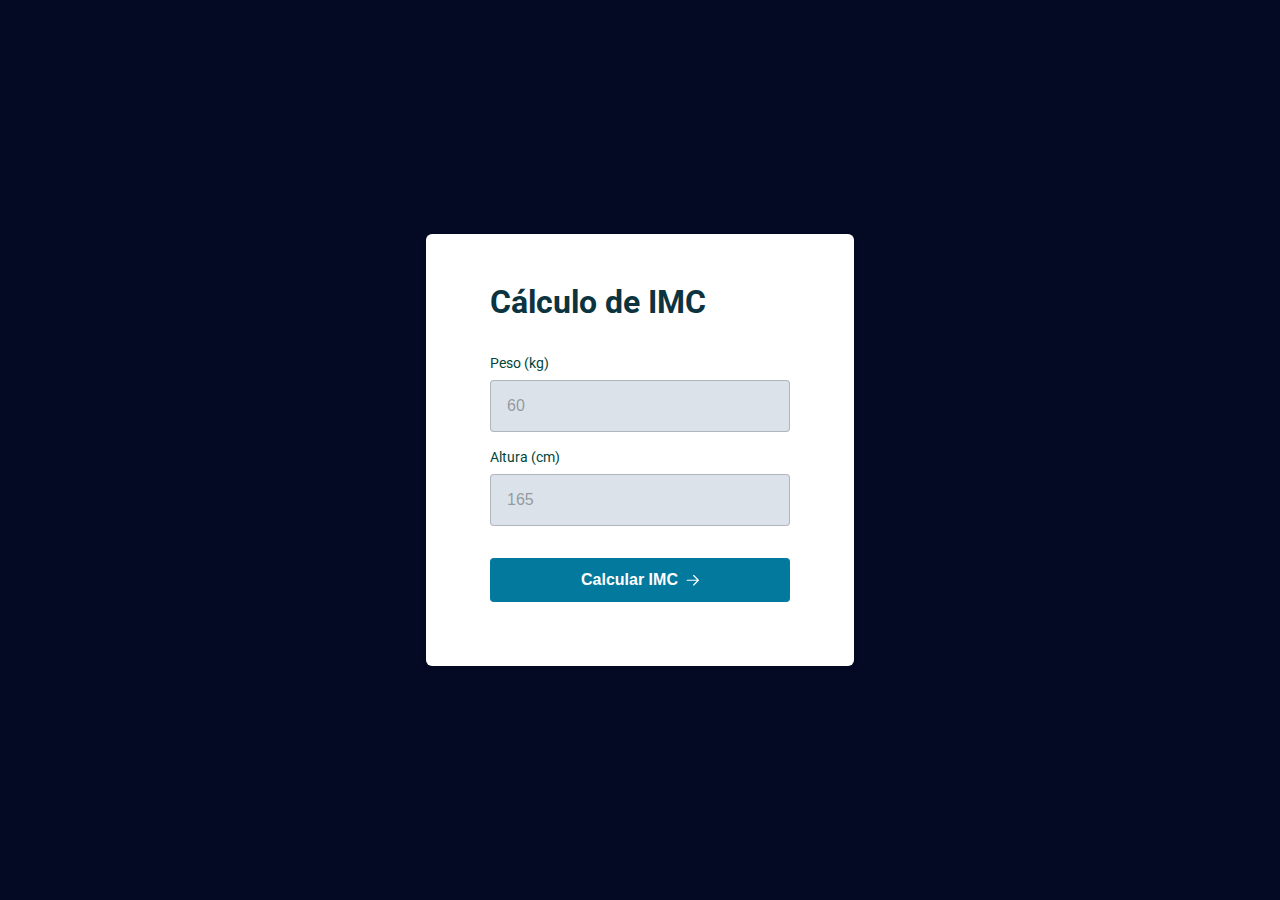
<file: CALCULADORA IMC OFICIAL/index.html>
<!DOCTYPE html>
<html lang="pt-br">
  <head>
    <meta charset="UTF-8" />
    <link rel="preconnect" href="https://fonts.googleapis.com" />
    <link rel="preconnect" href="https://fonts.gstatic.com" crossorigin />
    <meta name="viewport" content="width=device-width, initial-scale=1.0" />
    <title>Calculadora de IMC</title>
    <!-- Style -->
    <link rel="stylesheet" href="./style.css" />
    <link
      href="https://fonts.googleapis.com/css2?family=Roboto:wght@400;700&display=swap"
      rel="stylesheet"
    />
    <!-- Scripts -->
    <script src="./js/script.js" defer type="module"></script>
  </head>
  <body>
    <div class="alert-error">Digite somente números</div>

    <div class="container">
      <main class="card">
        <form>
          <h1 class="title">Cálculo de IMC</h1>
          <div class="input-wrapper">
            <label for="weight">Peso (kg)</label>
            <input id="weight" type="text" placeholder="60" />
          </div>
          <div class="input-wrapper">
            <label for="height">Altura (cm)</label>
            <input id="height" type="text" placeholder="165" />
          </div>

          <button type="submit">
            Calcular IMC
            <img src="./assets/arrow.svg" alt="seta apontando para direita" />
          </button>
        </form>
      </main>
    </div>

    <div class="modal-wrapper">
      <div class="modal card">
        <h2 class="title">
          <button class="close">
            <img src="./assets/Close.svg" alt="Fechar modal" />
          </button>
          <span>Seu IMC é de 28</span>
        </h2>
      </div>
    </div>
  </body>
</html>
</file>
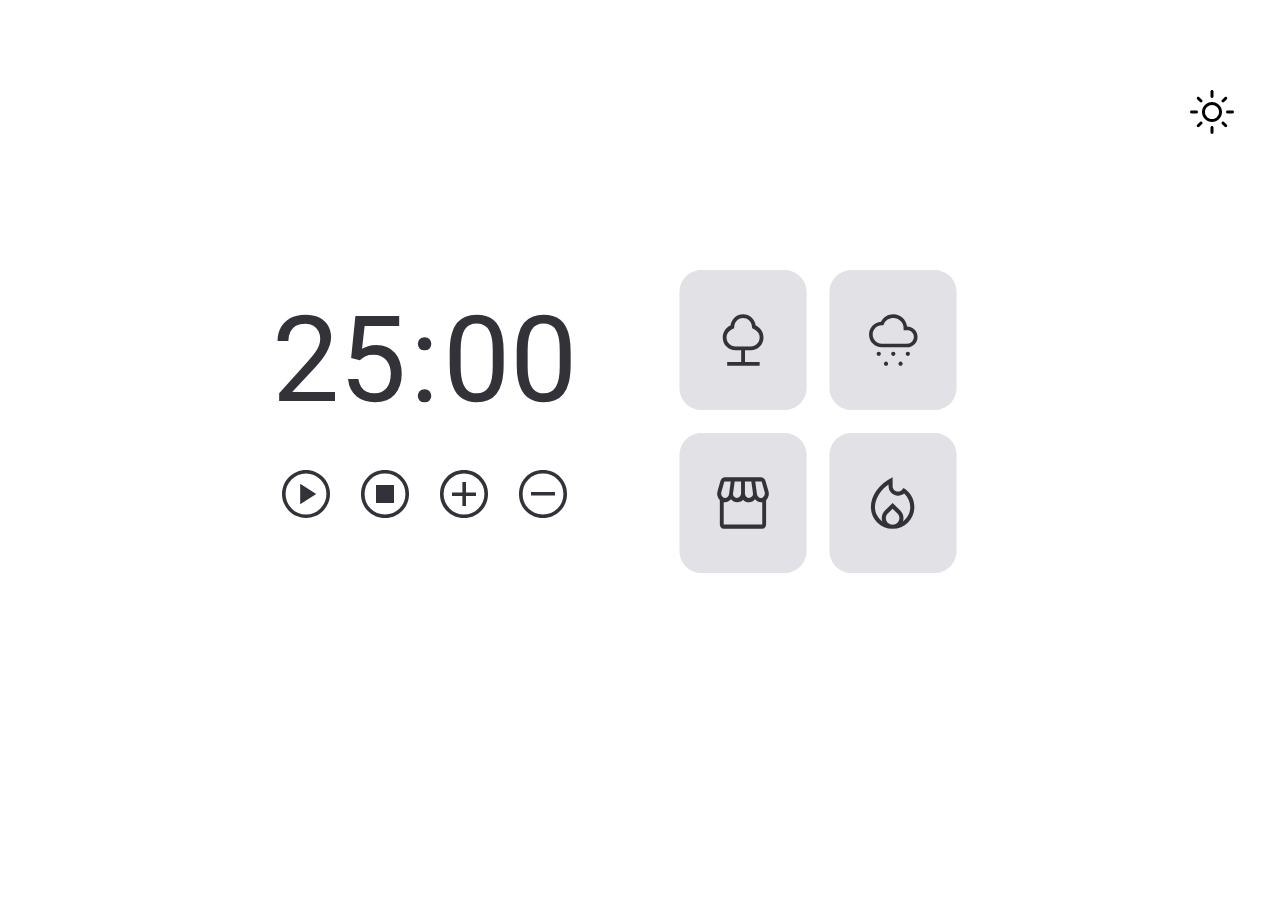
<file: DESAFIO POMODO JA1/index.html>
<!DOCTYPE html>
<html lang="pt-br">
  <head>
    <link rel="preconnect" href="https://fonts.googleapis.com" />
    <link rel="preconnect" href="https://fonts.gstatic.com" crossorigin />
    <link
      href="https://fonts.googleapis.com/css2?family=Roboto:wght@500&display=swap"
      rel="stylesheet"
    />
    <meta charset="UTF-8" />
    <meta name="viewport" content="width=device-width, initial-scale=1.0" />
    <title>Timer Para Estudos</title>
    <link rel="stylesheet" href="style.css" />
  </head>

  <body>
    <div class="darkMode">
      <button class="Sol">
        <svg
          width="44"
          height="44"
          viewBox="0 0 44 44"
          fill="none"
          xmlns="http://www.w3.org/2000/svg"
        >
          <path
            d="M22 29C23.9333 29 25.5833 28.3167 26.95 26.95C28.3167 25.5833 29 23.9333 29 22C29 20.0667 28.3167 18.4167 26.95 17.05C25.5833 15.6833 23.9333 15 22 15C20.0667 15 18.4167 15.6833 17.05 17.05C15.6833 18.4167 15 20.0667 15 22C15 23.9333 15.6833 25.5833 17.05 26.95C18.4167 28.3167 20.0667 29 22 29ZM22 32C19.2333 32 16.875 31.025 14.925 29.075C12.975 27.125 12 24.7667 12 22C12 19.2333 12.975 16.875 14.925 14.925C16.875 12.975 19.2333 12 22 12C24.7667 12 27.125 12.975 29.075 14.925C31.025 16.875 32 19.2333 32 22C32 24.7667 31.025 27.125 29.075 29.075C27.125 31.025 24.7667 32 22 32ZM1.5 23.5C1.06667 23.5 0.708333 23.3583 0.425 23.075C0.141667 22.7917 0 22.4333 0 22C0 21.5667 0.141667 21.2083 0.425 20.925C0.708333 20.6417 1.06667 20.5 1.5 20.5H6.5C6.93333 20.5 7.29167 20.6417 7.575 20.925C7.85833 21.2083 8 21.5667 8 22C8 22.4333 7.85833 22.7917 7.575 23.075C7.29167 23.3583 6.93333 23.5 6.5 23.5H1.5ZM37.5 23.5C37.0667 23.5 36.7083 23.3583 36.425 23.075C36.1417 22.7917 36 22.4333 36 22C36 21.5667 36.1417 21.2083 36.425 20.925C36.7083 20.6417 37.0667 20.5 37.5 20.5H42.5C42.9333 20.5 43.2917 20.6417 43.575 20.925C43.8583 21.2083 44 21.5667 44 22C44 22.4333 43.8583 22.7917 43.575 23.075C43.2917 23.3583 42.9333 23.5 42.5 23.5H37.5ZM22 8C21.5667 8 21.2083 7.85833 20.925 7.575C20.6417 7.29167 20.5 6.93333 20.5 6.5V1.5C20.5 1.06667 20.6417 0.708333 20.925 0.425C21.2083 0.141667 21.5667 0 22 0C22.4333 0 22.7917 0.141667 23.075 0.425C23.3583 0.708333 23.5 1.06667 23.5 1.5V6.5C23.5 6.93333 23.3583 7.29167 23.075 7.575C22.7917 7.85833 22.4333 8 22 8ZM22 44C21.5667 44 21.2083 43.8583 20.925 43.575C20.6417 43.2917 20.5 42.9333 20.5 42.5V37.5C20.5 37.0667 20.6417 36.7083 20.925 36.425C21.2083 36.1417 21.5667 36 22 36C22.4333 36 22.7917 36.1417 23.075 36.425C23.3583 36.7083 23.5 37.0667 23.5 37.5V42.5C23.5 42.9333 23.3583 43.2917 23.075 43.575C22.7917 43.8583 22.4333 44 22 44ZM10 12.1L7.15 9.3C6.85 9 6.70833 8.64167 6.725 8.225C6.74167 7.80833 6.88333 7.45 7.15 7.15C7.45 6.85 7.80833 6.7 8.225 6.7C8.64167 6.7 9 6.85 9.3 7.15L12.1 10C12.3667 10.3 12.5 10.65 12.5 11.05C12.5 11.45 12.3667 11.7833 12.1 12.05C11.8333 12.35 11.4917 12.5 11.075 12.5C10.6583 12.5 10.3 12.3667 10 12.1ZM34.7 36.85L31.9 34C31.6333 33.7 31.5 33.3417 31.5 32.925C31.5 32.5083 31.65 32.1667 31.95 31.9C32.2167 31.6 32.55 31.45 32.95 31.45C33.35 31.45 33.7 31.6 34 31.9L36.85 34.7C37.15 35 37.2917 35.3583 37.275 35.775C37.2583 36.1917 37.1167 36.55 36.85 36.85C36.55 37.15 36.1917 37.3 35.775 37.3C35.3583 37.3 35 37.15 34.7 36.85ZM31.9 12.1C31.6 11.8 31.45 11.45 31.45 11.05C31.45 10.65 31.6 10.3 31.9 10L34.7 7.15C35 6.85 35.3583 6.70833 35.775 6.725C36.1917 6.74167 36.55 6.88333 36.85 7.15C37.15 7.45 37.3 7.80833 37.3 8.225C37.3 8.64167 37.15 9 36.85 9.3L34 12.1C33.7333 12.3667 33.3917 12.5 32.975 12.5C32.5583 12.5 32.2 12.3667 31.9 12.1ZM7.15 36.85C6.85 36.55 6.7 36.1917 6.7 35.775C6.7 35.3583 6.85 35 7.15 34.7L10 31.9C10.3 31.6 10.65 31.45 11.05 31.45C11.45 31.45 11.8 31.6 12.1 31.9C12.4 32.2 12.55 32.55 12.55 32.95C12.55 33.35 12.4 33.7 12.1 34L9.3 36.85C9 37.15 8.64167 37.2917 8.225 37.275C7.80833 37.2583 7.45 37.1167 7.15 36.85Z"
            fill="black"
          />
        </svg>
      </button>
      <button class="Lua hide">
        <svg
          width="36"
          height="36"
          viewBox="0 0 36 36"
          fill="none"
          xmlns="http://www.w3.org/2000/svg"
        >
          <path
            d="M18 36C13 36 8.75 34.25 5.25 30.75C1.75 27.25 0 23 0 18C0 13 1.75 8.75 5.25 5.25C8.75 1.75 13 0 18 0C18.2667 0 18.55 0.00833343 18.85 0.0250001C19.15 0.0416668 19.5333 0.0666666 20 0.0999999C18.8 1.16667 17.8667 2.48333 17.2 4.05C16.5333 5.61667 16.2 7.26667 16.2 9C16.2 12 17.25 14.55 19.35 16.65C21.45 18.75 24 19.8 27 19.8C28.7333 19.8 30.3833 19.4917 31.95 18.875C33.5167 18.2583 34.8333 17.4 35.9 16.3C35.9333 16.7 35.9583 17.025 35.975 17.275C35.9917 17.525 36 17.7667 36 18C36 23 34.25 27.25 30.75 30.75C27.25 34.25 23 36 18 36ZM18 33C21.6333 33 24.8 31.875 27.5 29.625C30.2 27.375 31.8833 24.7333 32.55 21.7C31.7167 22.0667 30.825 22.3417 29.875 22.525C28.925 22.7083 27.9667 22.8 27 22.8C23.1667 22.8 19.9083 21.4583 17.225 18.775C14.5417 16.0917 13.2 12.8333 13.2 9C13.2 8.2 13.2833 7.34167 13.45 6.425C13.6167 5.50833 13.9167 4.46667 14.35 3.3C11.0833 4.2 8.375 6.025 6.225 8.775C4.075 11.525 3 14.6 3 18C3 22.1667 4.45833 25.7083 7.375 28.625C10.2917 31.5417 13.8333 33 18 33Z"
            fill="white"
          />
        </svg>
      </button>
    </div>
    <div class="page">
      <main>
        <div class="timer">
          <span class="minutes">25</span>
          <span>:</span>
          <span class="seconds">00</span>
        </div>
        <div class="controls">
          <button class="play">
            <svg
              width="48"
              height="48"
              viewBox="0 0 48 48"
              fill="none"
              xmlns="http://www.w3.org/2000/svg"
            >
              <path
                class="colorControl"
                id="colorButtonPlay"
                d="M18.18 34.2L34.2 24L18.18 13.8V34.2ZM24 48C20.72 48 17.62 47.37 14.7 46.11C11.78 44.85 9.23 43.13 7.05 40.95C4.87 38.77 3.15 36.22 1.89 33.3C0.63 30.38 0 27.28 0 24C0 20.72 0.63 17.62 1.89 14.7C3.15 11.78 4.87 9.23 7.05 7.05C9.23 4.87 11.78 3.15 14.7 1.89C17.62 0.63 20.72 0 24 0C27.28 0 30.38 0.63 33.3 1.89C36.22 3.15 38.77 4.87 40.95 7.05C43.13 9.23 44.85 11.78 46.11 14.7C47.37 17.62 48 20.72 48 24C48 27.28 47.37 30.38 46.11 33.3C44.85 36.22 43.13 38.77 40.95 40.95C38.77 43.13 36.22 44.85 33.3 46.11C30.38 47.37 27.28 48 24 48ZM24 44.4C29.6 44.4 34.4 42.4 38.4 38.4C42.4 34.4 44.4 29.6 44.4 24C44.4 18.4 42.4 13.6 38.4 9.6C34.4 5.6 29.6 3.6 24 3.6C18.4 3.6 13.6 5.6 9.6 9.6C5.6 13.6 3.6 18.4 3.6 24C3.6 29.6 5.6 34.4 9.6 38.4C13.6 42.4 18.4 44.4 24 44.4Z"
                fill="#323238"
              />
            </svg>
          </button>
          <button class="stop">
            <svg
              width="48"
              height="48"
              viewBox="0 0 48 48"
              fill="none"
              xmlns="http://www.w3.org/2000/svg"
            >
              <path
                class="colorControl"
                d="M24 48C20.6 48 17.44 47.39 14.52 46.17C11.6 44.95 9.06 43.26 6.9 41.1C4.74 38.94 3.05 36.4 1.83 33.48C0.61 30.56 0 27.4 0 24C0 20.64 0.61 17.5 1.83 14.58C3.05 11.66 4.74 9.12 6.9 6.96C9.06 4.8 11.6 3.1 14.52 1.86C17.44 0.62 20.6 0 24 0C27.36 0 30.5 0.62 33.42 1.86C36.34 3.1 38.88 4.8 41.04 6.96C43.2 9.12 44.9 11.66 46.14 14.58C47.38 17.5 48 20.64 48 24C48 27.4 47.38 30.56 46.14 33.48C44.9 36.4 43.2 38.94 41.04 41.1C38.88 43.26 36.34 44.95 33.42 46.17C30.5 47.39 27.36 48 24 48ZM24 44.4C29.8 44.4 34.65 42.45 38.55 38.55C42.45 34.65 44.4 29.8 44.4 24C44.4 18.2 42.45 13.35 38.55 9.45C34.65 5.55 29.8 3.6 24 3.6C18.2 3.6 13.35 5.55 9.45 9.45C5.55 13.35 3.6 18.2 3.6 24C3.6 29.8 5.55 34.65 9.45 38.55C13.35 42.45 18.2 44.4 24 44.4ZM15 33H33V15H15V33Z"
                fill="#323238"
              />
            </svg>
          </button>
          <button class="adiciona">
            <svg
              width="48"
              height="48"
              viewBox="0 0 48 48"
              fill="none"
              xmlns="http://www.w3.org/2000/svg"
            >
              <path
                class="colorControl"
                d="M22.38 36H25.98V26.04H36V22.44H25.98V12H22.38V22.44H12V26.04H22.38V36ZM24 48C20.6 48 17.44 47.39 14.52 46.17C11.6 44.95 9.06 43.26 6.9 41.1C4.74 38.94 3.05 36.4 1.83 33.48C0.61 30.56 0 27.4 0 24C0 20.64 0.61 17.5 1.83 14.58C3.05 11.66 4.74 9.12 6.9 6.96C9.06 4.8 11.6 3.1 14.52 1.86C17.44 0.62 20.6 0 24 0C27.36 0 30.5 0.62 33.42 1.86C36.34 3.1 38.88 4.8 41.04 6.96C43.2 9.12 44.9 11.66 46.14 14.58C47.38 17.5 48 20.64 48 24C48 27.4 47.38 30.56 46.14 33.48C44.9 36.4 43.2 38.94 41.04 41.1C38.88 43.26 36.34 44.95 33.42 46.17C30.5 47.39 27.36 48 24 48ZM24 44.4C29.6 44.4 34.4 42.4 38.4 38.4C42.4 34.4 44.4 29.6 44.4 24C44.4 18.4 42.4 13.6 38.4 9.6C34.4 5.6 29.6 3.6 24 3.6C18.4 3.6 13.6 5.6 9.6 9.6C5.6 13.6 3.6 18.4 3.6 24C3.6 29.6 5.6 34.4 9.6 38.4C13.6 42.4 18.4 44.4 24 44.4Z"
                fill="#323238"
              />
            </svg>
          </button>
          <button class="diminui">
            <svg
              width="48"
              height="48"
              viewBox="0 0 48 48"
              fill="none"
              xmlns="http://www.w3.org/2000/svg"
            >
              <path
                class="colorControl"
                d="M12 25.62H36V22.02H12V25.62ZM24 48C20.6 48 17.44 47.39 14.52 46.17C11.6 44.95 9.06 43.26 6.9 41.1C4.74 38.94 3.05 36.4 1.83 33.48C0.61 30.56 0 27.4 0 24C0 20.64 0.61 17.5 1.83 14.58C3.05 11.66 4.74 9.12 6.9 6.96C9.06 4.8 11.6 3.1 14.52 1.86C17.44 0.62 20.6 0 24 0C27.36 0 30.5 0.62 33.42 1.86C36.34 3.1 38.88 4.8 41.04 6.96C43.2 9.12 44.9 11.66 46.14 14.58C47.38 17.5 48 20.64 48 24C48 27.4 47.38 30.56 46.14 33.48C44.9 36.4 43.2 38.94 41.04 41.1C38.88 43.26 36.34 44.95 33.42 46.17C30.5 47.39 27.36 48 24 48ZM24 44.4C29.8 44.4 34.65 42.45 38.55 38.55C42.45 34.65 44.4 29.8 44.4 24C44.4 18.2 42.45 13.35 38.55 9.45C34.65 5.55 29.8 3.6 24 3.6C18.2 3.6 13.35 5.55 9.45 9.45C5.55 13.35 3.6 18.2 3.6 24C3.6 29.8 5.55 34.65 9.45 38.55C13.35 42.45 18.2 44.4 24 44.4Z"
                fill="#323238"
              />
            </svg>
          </button>
        </div>
      </main>

      <div class="sounds">
        <div class="btnSound">
          <button class="floresta">
            <svg
              class="sound"
              width="130"
              height="140"
              viewBox="0 0 138 152"
              fill="none"
              xmlns="http://www.w3.org/2000/svg"
            >
              <path
                class="bg-button"
                id="florestBackground"
                d="M0 24C0 10.7452 10.7452 0 24 0H114C127.255 0 138 10.7452 138 24V128C138 141.255 127.255 152 114 152H24C10.7452 152 0 141.255 0 128V24Z"
                fill="#E1E1E6"
              />
              <path
                class="icon"
                id="iconFlorest"
                d="M51.8355 104V99.8H67.0329V87.2H60.8158C56.9934 87.2 53.7352 85.835 51.0411 83.105C48.347 80.375 47 77.0733 47 73.2C47 70.4 47.7599 67.8217 49.2796 65.465C50.7993 63.1083 52.8487 61.3933 55.4276 60.32C55.8421 56.82 57.3503 53.8917 59.9523 51.535C62.5543 49.1783 65.6053 48 69.1053 48C72.6053 48 75.6562 49.1783 78.2582 51.535C80.8602 53.8917 82.3684 56.82 82.7829 60.32C85.3618 61.3933 87.4112 63.1083 88.9309 65.465C90.4507 67.8217 91.2105 70.4 91.2105 73.2C91.2105 77.0733 89.8635 80.375 87.1694 83.105C84.4753 85.835 81.2171 87.2 77.3947 87.2H71.1776V99.8H87.0658V104H51.8355ZM60.8158 83H77.3947C80.0658 83 82.3454 82.0433 84.2336 80.13C86.1217 78.2167 87.0658 75.9067 87.0658 73.2C87.0658 71.24 86.5132 69.455 85.4079 67.845C84.3026 66.235 82.875 65.0333 81.125 64.24L78.9145 63.26L78.6382 60.81C78.3158 58.3367 77.2566 56.2833 75.4605 54.65C73.6645 53.0167 71.5461 52.2 69.1053 52.2C66.6645 52.2 64.5461 53.0167 62.75 54.65C60.9539 56.2833 59.8947 58.3367 59.5724 60.81L59.2961 63.26L57.0855 64.24C55.3355 65.0333 53.9079 66.235 52.8026 67.845C51.6974 69.455 51.1447 71.24 51.1447 73.2C51.1447 75.9067 52.0888 78.2167 53.977 80.13C55.8651 82.0433 58.1447 83 60.8158 83Z"
                fill="#323238"
              />
            </svg>
          </button>

          <button class="chuva">
            <svg
              class="sound"
              width="130"
              height="140"
              viewBox="0 0 138 152"
              fill="none"
              xmlns="http://www.w3.org/2000/svg"
            >
              <path
                class="bg-button"
                id="rainBackground"
                d="M0 24C0 10.7452 10.7452 0 24 0H114C127.255 0 138 10.7452 138 24V128C138 141.255 127.255 152 114 152H24C10.7452 152 0 141.255 0 128V24Z"
                fill="#E1E1E6"
              />
              <path
                class="icon"
                id="iconRain"
                d="M53.5263 93.3333C52.9123 93.3333 52.375 93.1 51.9145 92.6333C51.4539 92.1667 51.2237 91.6222 51.2237 91C51.2237 90.3778 51.4539 89.8333 51.9145 89.3667C52.375 88.9 52.9123 88.6667 53.5263 88.6667C54.1404 88.6667 54.6776 88.9 55.1382 89.3667C55.5987 89.8333 55.8289 90.3778 55.8289 91C55.8289 91.6222 55.5987 92.1667 55.1382 92.6333C54.6776 93.1 54.1404 93.3333 53.5263 93.3333ZM85.1053 93.3333C84.4912 93.3333 83.9539 93.1 83.4934 92.6333C83.0329 92.1667 82.8026 91.6222 82.8026 91C82.8026 90.3778 83.0329 89.8333 83.4934 89.3667C83.9539 88.9 84.4912 88.6667 85.1053 88.6667C85.7193 88.6667 86.2566 88.9 86.7171 89.3667C87.1776 89.8333 87.4079 90.3778 87.4079 91C87.4079 91.6222 87.1776 92.1667 86.7171 92.6333C86.2566 93.1 85.7193 93.3333 85.1053 93.3333ZM61.4211 104C60.807 104 60.2697 103.767 59.8092 103.3C59.3487 102.833 59.1184 102.289 59.1184 101.667C59.1184 101.044 59.3487 100.5 59.8092 100.033C60.2697 99.5667 60.807 99.3333 61.4211 99.3333C62.0351 99.3333 62.5724 99.5667 63.0329 100.033C63.4934 100.5 63.7237 101.044 63.7237 101.667C63.7237 102.289 63.4934 102.833 63.0329 103.3C62.5724 103.767 62.0351 104 61.4211 104ZM69.3158 93.3333C68.7018 93.3333 68.1645 93.1 67.7039 92.6333C67.2434 92.1667 67.0132 91.6222 67.0132 91C67.0132 90.3778 67.2434 89.8333 67.7039 89.3667C68.1645 88.9 68.7018 88.6667 69.3158 88.6667C69.9298 88.6667 70.4671 88.9 70.9276 89.3667C71.3882 89.8333 71.6184 90.3778 71.6184 91C71.6184 91.6222 71.3882 92.1667 70.9276 92.6333C70.4671 93.1 69.9298 93.3333 69.3158 93.3333ZM77.2105 104C76.5965 104 76.0592 103.767 75.5987 103.3C75.1382 102.833 74.9079 102.289 74.9079 101.667C74.9079 101.044 75.1382 100.5 75.5987 100.033C76.0592 99.5667 76.5965 99.3333 77.2105 99.3333C77.8246 99.3333 78.3618 99.5667 78.8224 100.033C79.2829 100.5 79.5132 101.044 79.5132 101.667C79.5132 102.289 79.2829 102.833 78.8224 103.3C78.3618 103.767 77.8246 104 77.2105 104ZM56.8158 84C53 84 49.7434 82.6333 47.0461 79.9C44.3487 77.1667 43 73.8667 43 70C43 66.4889 44.239 63.3556 46.7171 60.6C49.1952 57.8444 52.2763 56.3333 55.9605 56.0667C57.364 53.5778 59.2171 51.6111 61.5197 50.1667C63.8224 48.7222 66.4211 48 69.3158 48C73.307 48 76.6513 49.2778 79.3487 51.8333C82.0461 54.3889 83.7018 57.5556 84.3158 61.3333C87.7807 61.5111 90.5329 62.7 92.5724 64.9C94.6118 67.1 95.6316 69.6889 95.6316 72.6667C95.6316 75.7778 94.5461 78.4444 92.375 80.6667C90.2039 82.8889 87.5614 84 84.4474 84H56.8158ZM56.8158 80H84.4474C86.4649 80 88.1754 79.2778 89.5789 77.8333C90.9825 76.3889 91.6842 74.6444 91.6842 72.6C91.6842 70.6 90.9825 68.8889 89.5789 67.4667C88.1754 66.0444 86.4649 65.3333 84.4474 65.3333H80.5V63.3333C80.5 60.1778 79.4145 57.5 77.2434 55.3C75.0724 53.1 72.4298 52 69.3158 52C67.0789 52 65.0285 52.6111 63.1645 53.8333C61.3004 55.0556 59.9298 56.7111 59.0526 58.8L58.5263 60H56.6842C53.9649 60.0889 51.6623 61.1 49.7763 63.0333C47.8904 64.9667 46.9474 67.2889 46.9474 70C46.9474 72.7556 47.9123 75.1111 49.8421 77.0667C51.7719 79.0222 54.0965 80 56.8158 80Z"
                fill="#323238"
              />
            </svg>
          </button>

          <button class="cafeteria">
            <svg
              class="sound"
              width="130"
              height="140"
              viewBox="0 0 138 152"
              fill="none"
              xmlns="http://www.w3.org/2000/svg"
            >
              <path
                class="bg-button"
                id="coffeBackground"
                d="M0 24C0 10.7452 10.7452 0 24 0H114C127.255 0 138 10.7452 138 24V128C138 141.255 127.255 152 114 152H24C10.7452 152 0 141.255 0 128V24Z"
                fill="#E1E1E6"
              />
              <path
                class="icon"
                id="iconCoffe"
                d="M94.0812 72.9667V99.3333C94.0812 100.578 93.6633 101.667 92.8274 102.6C91.9916 103.533 91.0164 104 89.9019 104H48.0387C46.9242 104 45.949 103.533 45.1132 102.6C44.2773 101.667 43.8594 100.578 43.8594 99.3333V72.9667C42.5591 71.7222 41.7 70.1926 41.2821 68.3778C40.8642 66.563 40.9106 64.7481 41.4214 62.9333L44.4166 52.4333C44.7881 51.0333 45.4382 49.9444 46.367 49.1667C47.2957 48.3889 48.3638 48 49.5712 48H88.0908C89.3911 48 90.5288 48.4019 91.504 49.2056C92.4792 50.0093 93.1525 51.0852 93.524 52.4333L96.5889 62.9333C97.0997 64.7481 97.1345 66.563 96.6933 68.3778C96.2522 70.1926 95.3815 71.7222 94.0812 72.9667ZM75.2742 70.5556C76.6208 70.5556 77.7586 70.063 78.6873 69.0778C79.616 68.0926 79.9875 66.9 79.8018 65.5L78.0604 52.6667H71.0948V65.5C71.0948 66.8481 71.4895 68.0278 72.279 69.0389C73.0684 70.05 74.0668 70.5556 75.2742 70.5556ZM62.2485 70.5556C63.5488 70.5556 64.6516 70.063 65.5572 69.0778C66.4627 68.0926 66.9155 66.9 66.9155 65.5V52.6667H59.9499L58.2085 65.5C58.0227 66.8481 58.3478 68.0278 59.1837 69.0389C60.0195 70.05 61.0412 70.5556 62.2485 70.5556ZM49.5712 70.5556C50.6856 70.5556 51.6492 70.1278 52.4619 69.2722C53.2745 68.4167 53.7505 67.3667 53.8898 66.1222L55.7009 52.6667H48.7353L45.5311 64.0222C45.0667 65.6296 45.2525 67.1204 46.0884 68.4944C46.9242 69.8685 48.0852 70.5556 49.5712 70.5556ZM88.3695 70.5556C89.8555 70.5556 91.028 69.8815 91.8871 68.5333C92.7462 67.1852 92.9435 65.6815 92.4792 64.0222L89.275 52.6667H82.3094L84.1205 66.1222C84.2598 67.3667 84.7358 68.4167 85.5484 69.2722C86.3611 70.1278 87.3014 70.5556 88.3695 70.5556ZM48.0387 99.3333H89.9019V75.1444C89.9483 75.1963 89.7974 75.2222 89.4491 75.2222C89.1009 75.2222 88.741 75.2222 88.3695 75.2222C87.2085 75.2222 86.1057 74.95 85.0608 74.4056C84.016 73.8611 82.9827 73.0185 81.9611 71.8778C81.2181 72.9148 80.2894 73.7315 79.1749 74.3278C78.0604 74.9241 76.8298 75.2222 75.4831 75.2222C74.09 75.2222 72.8943 75.0019 71.8959 74.5611C70.8975 74.1204 69.9339 73.3815 69.0051 72.3444C68.3086 73.2778 67.4263 73.9907 66.3582 74.4833C65.2902 74.9759 64.0828 75.2222 62.7361 75.2222C61.2966 75.2222 60.0195 74.937 58.905 74.3667C57.7905 73.7963 56.8386 72.9667 56.0491 71.8778C54.9347 72.9667 53.8434 73.7963 52.7753 74.3667C51.7073 74.937 50.6392 75.2222 49.5712 75.2222C49.2461 75.2222 48.9326 75.2222 48.6308 75.2222C48.329 75.2222 48.1316 75.1963 48.0387 75.1444V99.3333ZM89.9019 99.3333H48.0387C48.1316 99.3333 48.329 99.3333 48.6308 99.3333C48.9326 99.3333 49.2461 99.3333 49.5712 99.3333C50.3606 99.3333 51.3009 99.3333 52.3922 99.3333C53.4835 99.3333 54.7025 99.3333 56.0491 99.3333C56.4671 99.3333 56.9315 99.3333 57.4423 99.3333C57.9531 99.3333 58.4987 99.3333 59.0792 99.3333C59.6596 99.3333 60.2517 99.3333 60.8554 99.3333C61.4591 99.3333 62.086 99.3333 62.7361 99.3333C63.2469 99.3333 63.781 99.3333 64.3382 99.3333C64.8954 99.3333 65.4527 99.3333 66.0099 99.3333C66.5672 99.3333 67.1012 99.3333 67.612 99.3333C68.1228 99.3333 68.5872 99.3333 69.0051 99.3333C70.0268 99.3333 71.0484 99.3333 72.07 99.3333C73.0916 99.3333 74.2293 99.3333 75.4831 99.3333C76.1333 99.3333 76.7718 99.3333 77.3987 99.3333C78.0256 99.3333 78.6176 99.3333 79.1749 99.3333C79.7321 99.3333 80.243 99.3333 80.7073 99.3333C81.1717 99.3333 81.5896 99.3333 81.9611 99.3333C83.0292 99.3333 84.0972 99.3333 85.1653 99.3333C86.2334 99.3333 87.3014 99.3333 88.3695 99.3333C88.741 99.3333 89.1009 99.3333 89.4491 99.3333C89.7974 99.3333 89.9483 99.3333 89.9019 99.3333Z"
                fill="#323238"
              />
            </svg>
          </button>

          <button class="lareira">
            <svg
              class="sound"
              width="130"
              height="140"
              viewBox="0 0 138 152"
              fill="none"
              xmlns="http://www.w3.org/2000/svg"
            >
              <path
                class="bg-button"
                id="fireBackground"
                d="M0 24C0 10.7452 10.7452 0 24 0H114C127.255 0 138 10.7452 138 24V128C138 141.255 127.255 152 114 152H24C10.7452 152 0 141.255 0 128V24Z"
                fill="#E1E1E6"
              />
              <path
                class="icon"
                id="iconFire"
                d="M49.4211 80.4211C49.4211 83.5158 50.1211 86.4263 51.5211 89.1526C52.9211 91.8789 54.8737 94.1509 57.3789 95.9684C57.1825 95.3789 57.0351 94.7772 56.9368 94.1632C56.8386 93.5491 56.7895 92.9474 56.7895 92.3579C56.7895 90.786 57.0842 89.3123 57.6737 87.9368C58.2632 86.5614 59.1228 85.3088 60.2526 84.1789L68.5789 76L76.9053 84.1789C78.0351 85.3088 78.8947 86.5614 79.4842 87.9368C80.0737 89.3123 80.3684 90.786 80.3684 92.3579C80.3684 92.9474 80.3193 93.5491 80.2211 94.1632C80.1228 94.7772 79.9754 95.3789 79.7789 95.9684C82.2842 94.1509 84.2368 91.8789 85.6368 89.1526C87.0368 86.4263 87.7368 83.5158 87.7368 80.4211C87.7368 77.7684 87.1719 75.1772 86.0421 72.6474C84.9123 70.1175 83.2912 67.7965 81.1789 65.6842C80.1474 66.4211 79.0667 66.9982 77.9368 67.4158C76.807 67.8333 75.6772 68.0421 74.5474 68.0421C71.5509 68.0421 69.0702 67.0228 67.1053 64.9842C65.1403 62.9456 64.1579 60.3789 64.1579 57.2842V55.8105C61.8982 57.4316 59.8596 59.2246 58.0421 61.1895C56.2246 63.1544 54.6772 65.2053 53.4 67.3421C52.1228 69.4789 51.1403 71.6649 50.4526 73.9C49.7649 76.1351 49.4211 78.3088 49.4211 80.4211ZM68.5789 82.1895L63.3474 87.3474C62.6596 88.0351 62.1316 88.7965 61.7632 89.6316C61.3947 90.4667 61.2105 91.3754 61.2105 92.3579C61.2105 94.3719 61.9228 96.0789 63.3474 97.4789C64.7719 98.8789 66.5158 99.5789 68.5789 99.5789C70.6421 99.5789 72.386 98.8789 73.8105 97.4789C75.2351 96.0789 75.9474 94.3719 75.9474 92.3579C75.9474 91.3754 75.7632 90.4667 75.3947 89.6316C75.0263 88.7965 74.4982 88.0351 73.8105 87.3474L68.5789 82.1895ZM68.5789 48V57.7263C68.5789 59.3965 69.1561 60.7965 70.3105 61.9263C71.4649 63.0561 72.8772 63.6211 74.5474 63.6211C75.4316 63.6211 76.2544 63.4368 77.0158 63.0684C77.7772 62.7 78.4526 62.1474 79.0421 61.4105L80.3684 59.7895C84.0035 61.8526 86.8772 64.7263 88.9895 68.4105C91.1017 72.0947 92.1579 76.0982 92.1579 80.4211C92.1579 87.0035 89.8737 92.5789 85.3053 97.1474C80.7368 101.716 75.1614 104 68.5789 104C61.9965 104 56.4211 101.716 51.8526 97.1474C47.2842 92.5789 45 87.0035 45 80.4211C45 74.1333 47.1123 68.0789 51.3368 62.2579C55.5614 56.4368 61.3088 51.6842 68.5789 48Z"
                fill="#323238"
              />
            </svg>
          </button>
        </div>
      </div>
    </div>

    <script src="js/index.js" type="module"></script>
  </body>
</html>
</file>
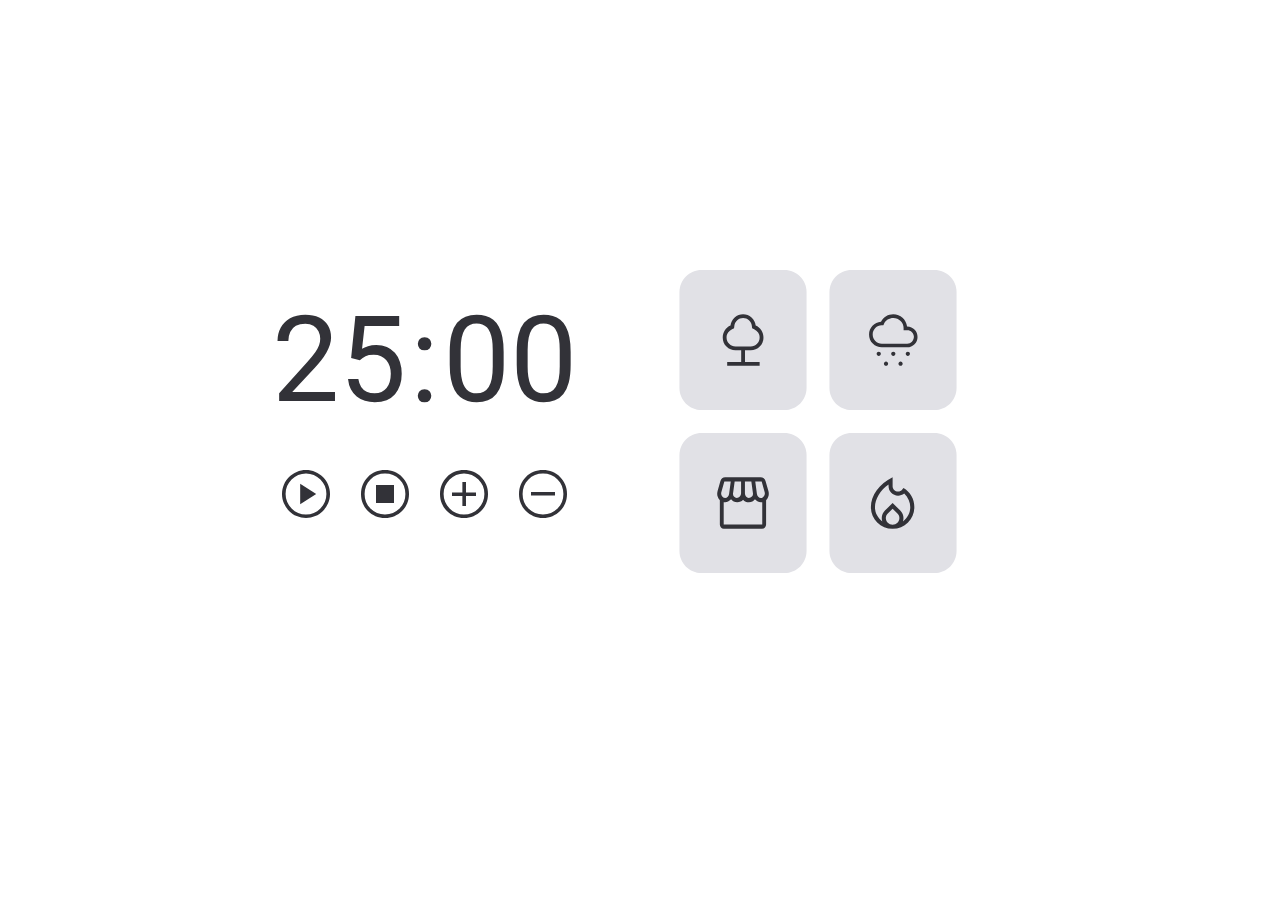
<file: thales pomodor/index.html>
<!DOCTYPE html>
<html lang="pt-br">
  <head>
    <link rel="preconnect" href="https://fonts.googleapis.com" />
    <link rel="preconnect" href="https://fonts.gstatic.com" crossorigin />
    <link
      href="https://fonts.googleapis.com/css2?family=Roboto:wght@500&display=swap"
      rel="stylesheet"
    />
    <meta charset="UTF-8" />
    <meta name="viewport" content="width=device-width, initial-scale=1.0" />
    <title>Timer Para Estudos</title>
    <link rel="stylesheet" href="style.css" />
  </head>

  <body>
    <div class="page">
      <main>
        <div class="timer">
          <span class="minutes">25</span>
          <span>:</span>
          <span class="seconds">00</span>
        </div>
        <div class="controls">
          <button class="play">
            <svg
              class="controlColor"
              width="48"
              height="48"
              viewBox="0 0 48 48"
              fill="none"
              xmlns="http://www.w3.org/2000/svg"
            >
              <path
                id="playTime"
                d="M18.18 34.2L34.2 24L18.18 13.8V34.2ZM24 48C20.72 48 17.62 47.37 14.7 46.11C11.78 44.85 9.23 43.13 7.05 40.95C4.87 38.77 3.15 36.22 1.89 33.3C0.63 30.38 0 27.28 0 24C0 20.72 0.63 17.62 1.89 14.7C3.15 11.78 4.87 9.23 7.05 7.05C9.23 4.87 11.78 3.15 14.7 1.89C17.62 0.63 20.72 0 24 0C27.28 0 30.38 0.63 33.3 1.89C36.22 3.15 38.77 4.87 40.95 7.05C43.13 9.23 44.85 11.78 46.11 14.7C47.37 17.62 48 20.72 48 24C48 27.28 47.37 30.38 46.11 33.3C44.85 36.22 43.13 38.77 40.95 40.95C38.77 43.13 36.22 44.85 33.3 46.11C30.38 47.37 27.28 48 24 48ZM24 44.4C29.6 44.4 34.4 42.4 38.4 38.4C42.4 34.4 44.4 29.6 44.4 24C44.4 18.4 42.4 13.6 38.4 9.6C34.4 5.6 29.6 3.6 24 3.6C18.4 3.6 13.6 5.6 9.6 9.6C5.6 13.6 3.6 18.4 3.6 24C3.6 29.6 5.6 34.4 9.6 38.4C13.6 42.4 18.4 44.4 24 44.4Z"
                fill="#323238"
              />
            </svg>
          </button>
          <button class="stop">
            <svg
              class="controlColor"
              width="48"
              height="48"
              viewBox="0 0 48 48"
              fill="none"
              xmlns="http://www.w3.org/2000/svg"
            >
              <path
                d="M24 48C20.6 48 17.44 47.39 14.52 46.17C11.6 44.95 9.06 43.26 6.9 41.1C4.74 38.94 3.05 36.4 1.83 33.48C0.61 30.56 0 27.4 0 24C0 20.64 0.61 17.5 1.83 14.58C3.05 11.66 4.74 9.12 6.9 6.96C9.06 4.8 11.6 3.1 14.52 1.86C17.44 0.62 20.6 0 24 0C27.36 0 30.5 0.62 33.42 1.86C36.34 3.1 38.88 4.8 41.04 6.96C43.2 9.12 44.9 11.66 46.14 14.58C47.38 17.5 48 20.64 48 24C48 27.4 47.38 30.56 46.14 33.48C44.9 36.4 43.2 38.94 41.04 41.1C38.88 43.26 36.34 44.95 33.42 46.17C30.5 47.39 27.36 48 24 48ZM24 44.4C29.8 44.4 34.65 42.45 38.55 38.55C42.45 34.65 44.4 29.8 44.4 24C44.4 18.2 42.45 13.35 38.55 9.45C34.65 5.55 29.8 3.6 24 3.6C18.2 3.6 13.35 5.55 9.45 9.45C5.55 13.35 3.6 18.2 3.6 24C3.6 29.8 5.55 34.65 9.45 38.55C13.35 42.45 18.2 44.4 24 44.4ZM15 33H33V15H15V33Z"
                fill="#323238"
              />
            </svg>
          </button>
          <button class="adiciona">
            <svg
              class="controlColor"
              width="48"
              height="48"
              viewBox="0 0 48 48"
              fill="none"
              xmlns="http://www.w3.org/2000/svg"
            >
              <path
                d="M22.38 36H25.98V26.04H36V22.44H25.98V12H22.38V22.44H12V26.04H22.38V36ZM24 48C20.6 48 17.44 47.39 14.52 46.17C11.6 44.95 9.06 43.26 6.9 41.1C4.74 38.94 3.05 36.4 1.83 33.48C0.61 30.56 0 27.4 0 24C0 20.64 0.61 17.5 1.83 14.58C3.05 11.66 4.74 9.12 6.9 6.96C9.06 4.8 11.6 3.1 14.52 1.86C17.44 0.62 20.6 0 24 0C27.36 0 30.5 0.62 33.42 1.86C36.34 3.1 38.88 4.8 41.04 6.96C43.2 9.12 44.9 11.66 46.14 14.58C47.38 17.5 48 20.64 48 24C48 27.4 47.38 30.56 46.14 33.48C44.9 36.4 43.2 38.94 41.04 41.1C38.88 43.26 36.34 44.95 33.42 46.17C30.5 47.39 27.36 48 24 48ZM24 44.4C29.6 44.4 34.4 42.4 38.4 38.4C42.4 34.4 44.4 29.6 44.4 24C44.4 18.4 42.4 13.6 38.4 9.6C34.4 5.6 29.6 3.6 24 3.6C18.4 3.6 13.6 5.6 9.6 9.6C5.6 13.6 3.6 18.4 3.6 24C3.6 29.6 5.6 34.4 9.6 38.4C13.6 42.4 18.4 44.4 24 44.4Z"
                fill="#323238"
              />
            </svg>
          </button>
          <button class="diminui">
            <svg
              class="controlColor"
              width="48"
              height="48"
              viewBox="0 0 48 48"
              fill="none"
              xmlns="http://www.w3.org/2000/svg"
            >
              <path
                d="M12 25.62H36V22.02H12V25.62ZM24 48C20.6 48 17.44 47.39 14.52 46.17C11.6 44.95 9.06 43.26 6.9 41.1C4.74 38.94 3.05 36.4 1.83 33.48C0.61 30.56 0 27.4 0 24C0 20.64 0.61 17.5 1.83 14.58C3.05 11.66 4.74 9.12 6.9 6.96C9.06 4.8 11.6 3.1 14.52 1.86C17.44 0.62 20.6 0 24 0C27.36 0 30.5 0.62 33.42 1.86C36.34 3.1 38.88 4.8 41.04 6.96C43.2 9.12 44.9 11.66 46.14 14.58C47.38 17.5 48 20.64 48 24C48 27.4 47.38 30.56 46.14 33.48C44.9 36.4 43.2 38.94 41.04 41.1C38.88 43.26 36.34 44.95 33.42 46.17C30.5 47.39 27.36 48 24 48ZM24 44.4C29.8 44.4 34.65 42.45 38.55 38.55C42.45 34.65 44.4 29.8 44.4 24C44.4 18.2 42.45 13.35 38.55 9.45C34.65 5.55 29.8 3.6 24 3.6C18.2 3.6 13.35 5.55 9.45 9.45C5.55 13.35 3.6 18.2 3.6 24C3.6 29.8 5.55 34.65 9.45 38.55C13.35 42.45 18.2 44.4 24 44.4Z"
                fill="#323238"
              />
            </svg>
          </button>
        </div>
      </main>

      <div class="sounds">
        <div class="btnSound">
          <button class="floresta">
            <svg
              class="sound"
              width="130"
              height="140"
              viewBox="0 0 138 152"
              fill="none"
              xmlns="http://www.w3.org/2000/svg"
            >
              <path
                class="controlSound"
                id="florestBackground"
                d="M0 24C0 10.7452 10.7452 0 24 0H114C127.255 0 138 10.7452 138 24V128C138 141.255 127.255 152 114 152H24C10.7452 152 0 141.255 0 128V24Z"
                fill="#E1E1E6"
              />
              <path
                id="iconFlorest"
                d="M51.8355 104V99.8H67.0329V87.2H60.8158C56.9934 87.2 53.7352 85.835 51.0411 83.105C48.347 80.375 47 77.0733 47 73.2C47 70.4 47.7599 67.8217 49.2796 65.465C50.7993 63.1083 52.8487 61.3933 55.4276 60.32C55.8421 56.82 57.3503 53.8917 59.9523 51.535C62.5543 49.1783 65.6053 48 69.1053 48C72.6053 48 75.6562 49.1783 78.2582 51.535C80.8602 53.8917 82.3684 56.82 82.7829 60.32C85.3618 61.3933 87.4112 63.1083 88.9309 65.465C90.4507 67.8217 91.2105 70.4 91.2105 73.2C91.2105 77.0733 89.8635 80.375 87.1694 83.105C84.4753 85.835 81.2171 87.2 77.3947 87.2H71.1776V99.8H87.0658V104H51.8355ZM60.8158 83H77.3947C80.0658 83 82.3454 82.0433 84.2336 80.13C86.1217 78.2167 87.0658 75.9067 87.0658 73.2C87.0658 71.24 86.5132 69.455 85.4079 67.845C84.3026 66.235 82.875 65.0333 81.125 64.24L78.9145 63.26L78.6382 60.81C78.3158 58.3367 77.2566 56.2833 75.4605 54.65C73.6645 53.0167 71.5461 52.2 69.1053 52.2C66.6645 52.2 64.5461 53.0167 62.75 54.65C60.9539 56.2833 59.8947 58.3367 59.5724 60.81L59.2961 63.26L57.0855 64.24C55.3355 65.0333 53.9079 66.235 52.8026 67.845C51.6974 69.455 51.1447 71.24 51.1447 73.2C51.1447 75.9067 52.0888 78.2167 53.977 80.13C55.8651 82.0433 58.1447 83 60.8158 83Z"
                fill="#323238"
              />
            </svg>
          </button>

          <button class="chuva">
            <svg
              class="sound"
              width="130"
              height="140"
              viewBox="0 0 138 152"
              fill="none"
              xmlns="http://www.w3.org/2000/svg"
            >
              <path
                class="controlSound"
                id="rainBackground"
                d="M0 24C0 10.7452 10.7452 0 24 0H114C127.255 0 138 10.7452 138 24V128C138 141.255 127.255 152 114 152H24C10.7452 152 0 141.255 0 128V24Z"
                fill="#E1E1E6"
              />
              <path
                id="iconRain"
                d="M53.5263 93.3333C52.9123 93.3333 52.375 93.1 51.9145 92.6333C51.4539 92.1667 51.2237 91.6222 51.2237 91C51.2237 90.3778 51.4539 89.8333 51.9145 89.3667C52.375 88.9 52.9123 88.6667 53.5263 88.6667C54.1404 88.6667 54.6776 88.9 55.1382 89.3667C55.5987 89.8333 55.8289 90.3778 55.8289 91C55.8289 91.6222 55.5987 92.1667 55.1382 92.6333C54.6776 93.1 54.1404 93.3333 53.5263 93.3333ZM85.1053 93.3333C84.4912 93.3333 83.9539 93.1 83.4934 92.6333C83.0329 92.1667 82.8026 91.6222 82.8026 91C82.8026 90.3778 83.0329 89.8333 83.4934 89.3667C83.9539 88.9 84.4912 88.6667 85.1053 88.6667C85.7193 88.6667 86.2566 88.9 86.7171 89.3667C87.1776 89.8333 87.4079 90.3778 87.4079 91C87.4079 91.6222 87.1776 92.1667 86.7171 92.6333C86.2566 93.1 85.7193 93.3333 85.1053 93.3333ZM61.4211 104C60.807 104 60.2697 103.767 59.8092 103.3C59.3487 102.833 59.1184 102.289 59.1184 101.667C59.1184 101.044 59.3487 100.5 59.8092 100.033C60.2697 99.5667 60.807 99.3333 61.4211 99.3333C62.0351 99.3333 62.5724 99.5667 63.0329 100.033C63.4934 100.5 63.7237 101.044 63.7237 101.667C63.7237 102.289 63.4934 102.833 63.0329 103.3C62.5724 103.767 62.0351 104 61.4211 104ZM69.3158 93.3333C68.7018 93.3333 68.1645 93.1 67.7039 92.6333C67.2434 92.1667 67.0132 91.6222 67.0132 91C67.0132 90.3778 67.2434 89.8333 67.7039 89.3667C68.1645 88.9 68.7018 88.6667 69.3158 88.6667C69.9298 88.6667 70.4671 88.9 70.9276 89.3667C71.3882 89.8333 71.6184 90.3778 71.6184 91C71.6184 91.6222 71.3882 92.1667 70.9276 92.6333C70.4671 93.1 69.9298 93.3333 69.3158 93.3333ZM77.2105 104C76.5965 104 76.0592 103.767 75.5987 103.3C75.1382 102.833 74.9079 102.289 74.9079 101.667C74.9079 101.044 75.1382 100.5 75.5987 100.033C76.0592 99.5667 76.5965 99.3333 77.2105 99.3333C77.8246 99.3333 78.3618 99.5667 78.8224 100.033C79.2829 100.5 79.5132 101.044 79.5132 101.667C79.5132 102.289 79.2829 102.833 78.8224 103.3C78.3618 103.767 77.8246 104 77.2105 104ZM56.8158 84C53 84 49.7434 82.6333 47.0461 79.9C44.3487 77.1667 43 73.8667 43 70C43 66.4889 44.239 63.3556 46.7171 60.6C49.1952 57.8444 52.2763 56.3333 55.9605 56.0667C57.364 53.5778 59.2171 51.6111 61.5197 50.1667C63.8224 48.7222 66.4211 48 69.3158 48C73.307 48 76.6513 49.2778 79.3487 51.8333C82.0461 54.3889 83.7018 57.5556 84.3158 61.3333C87.7807 61.5111 90.5329 62.7 92.5724 64.9C94.6118 67.1 95.6316 69.6889 95.6316 72.6667C95.6316 75.7778 94.5461 78.4444 92.375 80.6667C90.2039 82.8889 87.5614 84 84.4474 84H56.8158ZM56.8158 80H84.4474C86.4649 80 88.1754 79.2778 89.5789 77.8333C90.9825 76.3889 91.6842 74.6444 91.6842 72.6C91.6842 70.6 90.9825 68.8889 89.5789 67.4667C88.1754 66.0444 86.4649 65.3333 84.4474 65.3333H80.5V63.3333C80.5 60.1778 79.4145 57.5 77.2434 55.3C75.0724 53.1 72.4298 52 69.3158 52C67.0789 52 65.0285 52.6111 63.1645 53.8333C61.3004 55.0556 59.9298 56.7111 59.0526 58.8L58.5263 60H56.6842C53.9649 60.0889 51.6623 61.1 49.7763 63.0333C47.8904 64.9667 46.9474 67.2889 46.9474 70C46.9474 72.7556 47.9123 75.1111 49.8421 77.0667C51.7719 79.0222 54.0965 80 56.8158 80Z"
                fill="#323238"
              />
            </svg>
          </button>

          <button class="cafeteria">
            <svg
              class="sound"
              width="130"
              height="140"
              viewBox="0 0 138 152"
              fill="none"
              xmlns="http://www.w3.org/2000/svg"
            >
              <path
                class="controlSound"
                id="coffeBackground"
                d="M0 24C0 10.7452 10.7452 0 24 0H114C127.255 0 138 10.7452 138 24V128C138 141.255 127.255 152 114 152H24C10.7452 152 0 141.255 0 128V24Z"
                fill="#E1E1E6"
              />
              <path
                id="iconCoffe"
                d="M94.0812 72.9667V99.3333C94.0812 100.578 93.6633 101.667 92.8274 102.6C91.9916 103.533 91.0164 104 89.9019 104H48.0387C46.9242 104 45.949 103.533 45.1132 102.6C44.2773 101.667 43.8594 100.578 43.8594 99.3333V72.9667C42.5591 71.7222 41.7 70.1926 41.2821 68.3778C40.8642 66.563 40.9106 64.7481 41.4214 62.9333L44.4166 52.4333C44.7881 51.0333 45.4382 49.9444 46.367 49.1667C47.2957 48.3889 48.3638 48 49.5712 48H88.0908C89.3911 48 90.5288 48.4019 91.504 49.2056C92.4792 50.0093 93.1525 51.0852 93.524 52.4333L96.5889 62.9333C97.0997 64.7481 97.1345 66.563 96.6933 68.3778C96.2522 70.1926 95.3815 71.7222 94.0812 72.9667ZM75.2742 70.5556C76.6208 70.5556 77.7586 70.063 78.6873 69.0778C79.616 68.0926 79.9875 66.9 79.8018 65.5L78.0604 52.6667H71.0948V65.5C71.0948 66.8481 71.4895 68.0278 72.279 69.0389C73.0684 70.05 74.0668 70.5556 75.2742 70.5556ZM62.2485 70.5556C63.5488 70.5556 64.6516 70.063 65.5572 69.0778C66.4627 68.0926 66.9155 66.9 66.9155 65.5V52.6667H59.9499L58.2085 65.5C58.0227 66.8481 58.3478 68.0278 59.1837 69.0389C60.0195 70.05 61.0412 70.5556 62.2485 70.5556ZM49.5712 70.5556C50.6856 70.5556 51.6492 70.1278 52.4619 69.2722C53.2745 68.4167 53.7505 67.3667 53.8898 66.1222L55.7009 52.6667H48.7353L45.5311 64.0222C45.0667 65.6296 45.2525 67.1204 46.0884 68.4944C46.9242 69.8685 48.0852 70.5556 49.5712 70.5556ZM88.3695 70.5556C89.8555 70.5556 91.028 69.8815 91.8871 68.5333C92.7462 67.1852 92.9435 65.6815 92.4792 64.0222L89.275 52.6667H82.3094L84.1205 66.1222C84.2598 67.3667 84.7358 68.4167 85.5484 69.2722C86.3611 70.1278 87.3014 70.5556 88.3695 70.5556ZM48.0387 99.3333H89.9019V75.1444C89.9483 75.1963 89.7974 75.2222 89.4491 75.2222C89.1009 75.2222 88.741 75.2222 88.3695 75.2222C87.2085 75.2222 86.1057 74.95 85.0608 74.4056C84.016 73.8611 82.9827 73.0185 81.9611 71.8778C81.2181 72.9148 80.2894 73.7315 79.1749 74.3278C78.0604 74.9241 76.8298 75.2222 75.4831 75.2222C74.09 75.2222 72.8943 75.0019 71.8959 74.5611C70.8975 74.1204 69.9339 73.3815 69.0051 72.3444C68.3086 73.2778 67.4263 73.9907 66.3582 74.4833C65.2902 74.9759 64.0828 75.2222 62.7361 75.2222C61.2966 75.2222 60.0195 74.937 58.905 74.3667C57.7905 73.7963 56.8386 72.9667 56.0491 71.8778C54.9347 72.9667 53.8434 73.7963 52.7753 74.3667C51.7073 74.937 50.6392 75.2222 49.5712 75.2222C49.2461 75.2222 48.9326 75.2222 48.6308 75.2222C48.329 75.2222 48.1316 75.1963 48.0387 75.1444V99.3333ZM89.9019 99.3333H48.0387C48.1316 99.3333 48.329 99.3333 48.6308 99.3333C48.9326 99.3333 49.2461 99.3333 49.5712 99.3333C50.3606 99.3333 51.3009 99.3333 52.3922 99.3333C53.4835 99.3333 54.7025 99.3333 56.0491 99.3333C56.4671 99.3333 56.9315 99.3333 57.4423 99.3333C57.9531 99.3333 58.4987 99.3333 59.0792 99.3333C59.6596 99.3333 60.2517 99.3333 60.8554 99.3333C61.4591 99.3333 62.086 99.3333 62.7361 99.3333C63.2469 99.3333 63.781 99.3333 64.3382 99.3333C64.8954 99.3333 65.4527 99.3333 66.0099 99.3333C66.5672 99.3333 67.1012 99.3333 67.612 99.3333C68.1228 99.3333 68.5872 99.3333 69.0051 99.3333C70.0268 99.3333 71.0484 99.3333 72.07 99.3333C73.0916 99.3333 74.2293 99.3333 75.4831 99.3333C76.1333 99.3333 76.7718 99.3333 77.3987 99.3333C78.0256 99.3333 78.6176 99.3333 79.1749 99.3333C79.7321 99.3333 80.243 99.3333 80.7073 99.3333C81.1717 99.3333 81.5896 99.3333 81.9611 99.3333C83.0292 99.3333 84.0972 99.3333 85.1653 99.3333C86.2334 99.3333 87.3014 99.3333 88.3695 99.3333C88.741 99.3333 89.1009 99.3333 89.4491 99.3333C89.7974 99.3333 89.9483 99.3333 89.9019 99.3333Z"
                fill="#323238"
              />
            </svg>
          </button>
          <button class="lareira">
            <svg
              class="sound"
              width="130"
              height="140"
              viewBox="0 0 138 152"
              fill="none"
              xmlns="http://www.w3.org/2000/svg"
            >
              <path
                class="controlSound"
                id="fireBackground"
                d="M0 24C0 10.7452 10.7452 0 24 0H114C127.255 0 138 10.7452 138 24V128C138 141.255 127.255 152 114 152H24C10.7452 152 0 141.255 0 128V24Z"
                fill="#E1E1E6"
              />
              <path
                id="iconFire"
                d="M49.4211 80.4211C49.4211 83.5158 50.1211 86.4263 51.5211 89.1526C52.9211 91.8789 54.8737 94.1509 57.3789 95.9684C57.1825 95.3789 57.0351 94.7772 56.9368 94.1632C56.8386 93.5491 56.7895 92.9474 56.7895 92.3579C56.7895 90.786 57.0842 89.3123 57.6737 87.9368C58.2632 86.5614 59.1228 85.3088 60.2526 84.1789L68.5789 76L76.9053 84.1789C78.0351 85.3088 78.8947 86.5614 79.4842 87.9368C80.0737 89.3123 80.3684 90.786 80.3684 92.3579C80.3684 92.9474 80.3193 93.5491 80.2211 94.1632C80.1228 94.7772 79.9754 95.3789 79.7789 95.9684C82.2842 94.1509 84.2368 91.8789 85.6368 89.1526C87.0368 86.4263 87.7368 83.5158 87.7368 80.4211C87.7368 77.7684 87.1719 75.1772 86.0421 72.6474C84.9123 70.1175 83.2912 67.7965 81.1789 65.6842C80.1474 66.4211 79.0667 66.9982 77.9368 67.4158C76.807 67.8333 75.6772 68.0421 74.5474 68.0421C71.5509 68.0421 69.0702 67.0228 67.1053 64.9842C65.1403 62.9456 64.1579 60.3789 64.1579 57.2842V55.8105C61.8982 57.4316 59.8596 59.2246 58.0421 61.1895C56.2246 63.1544 54.6772 65.2053 53.4 67.3421C52.1228 69.4789 51.1403 71.6649 50.4526 73.9C49.7649 76.1351 49.4211 78.3088 49.4211 80.4211ZM68.5789 82.1895L63.3474 87.3474C62.6596 88.0351 62.1316 88.7965 61.7632 89.6316C61.3947 90.4667 61.2105 91.3754 61.2105 92.3579C61.2105 94.3719 61.9228 96.0789 63.3474 97.4789C64.7719 98.8789 66.5158 99.5789 68.5789 99.5789C70.6421 99.5789 72.386 98.8789 73.8105 97.4789C75.2351 96.0789 75.9474 94.3719 75.9474 92.3579C75.9474 91.3754 75.7632 90.4667 75.3947 89.6316C75.0263 88.7965 74.4982 88.0351 73.8105 87.3474L68.5789 82.1895ZM68.5789 48V57.7263C68.5789 59.3965 69.1561 60.7965 70.3105 61.9263C71.4649 63.0561 72.8772 63.6211 74.5474 63.6211C75.4316 63.6211 76.2544 63.4368 77.0158 63.0684C77.7772 62.7 78.4526 62.1474 79.0421 61.4105L80.3684 59.7895C84.0035 61.8526 86.8772 64.7263 88.9895 68.4105C91.1017 72.0947 92.1579 76.0982 92.1579 80.4211C92.1579 87.0035 89.8737 92.5789 85.3053 97.1474C80.7368 101.716 75.1614 104 68.5789 104C61.9965 104 56.4211 101.716 51.8526 97.1474C47.2842 92.5789 45 87.0035 45 80.4211C45 74.1333 47.1123 68.0789 51.3368 62.2579C55.5614 56.4368 61.3088 51.6842 68.5789 48Z"
                fill="#323238"
              />
            </svg>
          </button>
        </div>
      </div>
    </div>

    <audio
      id="soundFlorest"
      src="https://github.com/ViiniciusGM/stage05-desafio01/blob/main/sounds/Floresta.wav?raw=true"
    ></audio>

    <audio
      id="soundRain"
      src="https://github.com/ViiniciusGM/stage05-desafio01/blob/main/sounds/Chuva.wav?raw=true"
    ></audio>

    <audio
      id="soundCoffe"
      src="https://github.com/ViiniciusGM/stage05-desafio01/blob/main/sounds/Cafeteria.wav?raw=true"
    ></audio>

    <audio
      id="soundFire"
      src="https://github.com/ViiniciusGM/stage05-desafio01/blob/main/sounds/Lareira.wav?raw=true"
    ></audio>
    <script src="script.js"></script>
  </body>
</html>
</file>
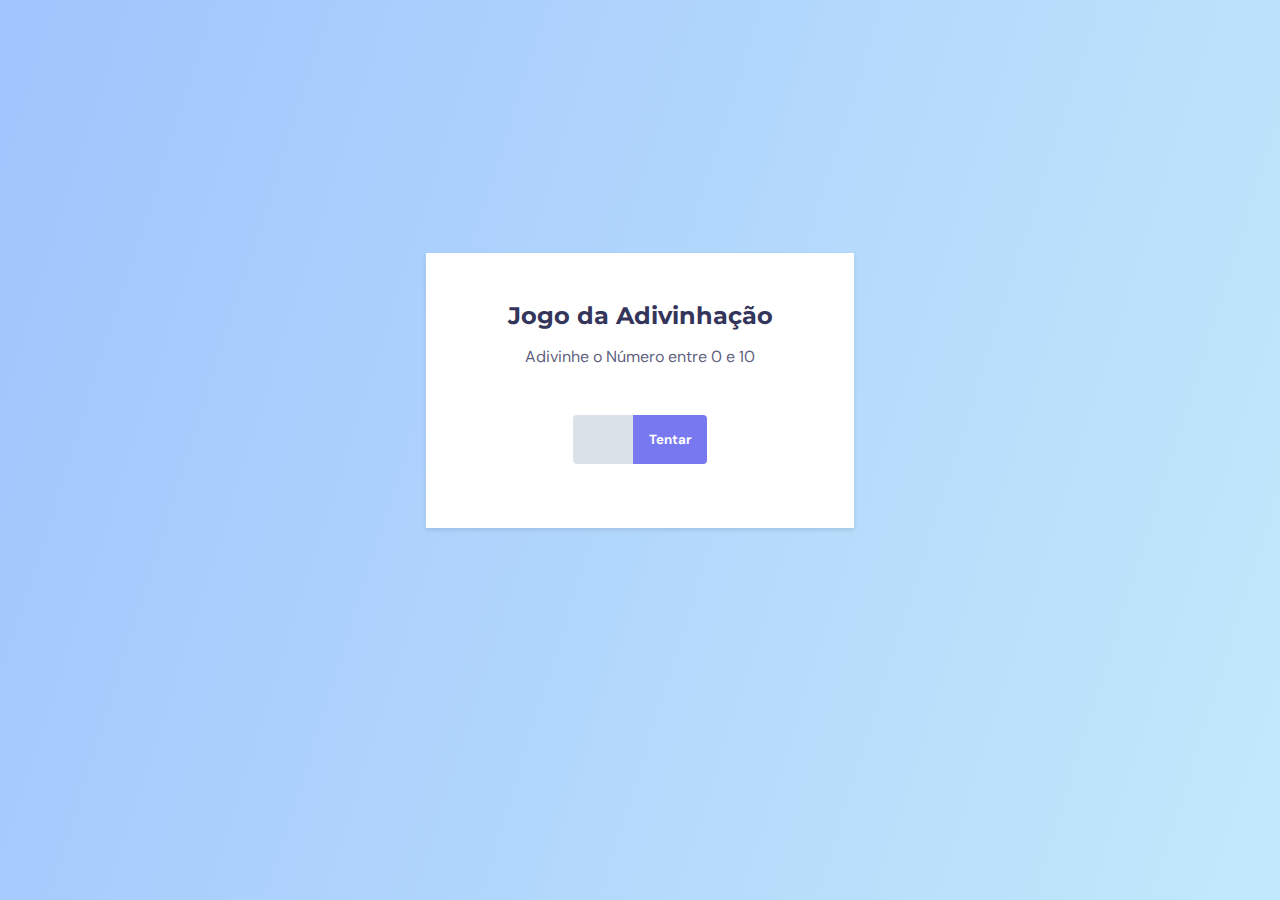
<file: EXERCICIOS/Adivinha o Numero - Exercícios/index.html>
<!DOCTYPE html>
<html lang="pt-br">
  <head>
    <link rel="preconnect" href="https://fonts.googleapis.com" />
    <link rel="preconnect" href="https://fonts.gstatic.com" crossorigin />
    <meta charset="UTF-8" />
    <meta name="viewport" content="width=device-width, initial-scale=1.0" />
    <title>Jogo da advinhação</title>
    <link rel="stylesheet" href="style.css" />
    <link
      href="https://fonts.googleapis.com/css2?family=DM+Sans:wght@400;700&family=Montserrat:wght@600&display=swap"
      rel="stylesheet"
    />
  </head>
  <body>
    <main>
      <div class="screen1">
        <h1>Jogo da Adivinhação</h1>
        <p>Adivinhe o Número entre 0 e 10</p>

        <form>
          <input id="inputNumber" type="number" />
          <button id="btnTry">Tentar</button>
        </form>
      </div>

      <div class="screen2 hide">
        <h2>Acetou em 3 vezes</h2>
        <button id="btnReset">Jogar Novamente</button>
      </div>
    </main>
    <script src="./main.js"></script>
  </body>
</html>
</file>
<file: CALCULADORA IMC OFICIAL/style.css>
* {
  padding: 0;
  margin: 0;
  box-sizing: border-box;
}

:root {
  font-size: 62.5%;

  /* Cores */
  --tt-heading: #0c3440;
  --tt-label: #00453a;
  --tt-input: #212529;
  --ot-input: #02799d;
  --bd-input: rgba(73, 80, 87, 0.3);
  --tt-placeholder: rgba(73, 80, 87, 0.5);
  --tt-button: white;
  --bg-button-houver: #03607c;
  --bg-button: #02799d;
  --bg-error: rgba(240, 62, 62, 1);
  --tt-error: white;
  --bg-input: #dce2e9;
}

body {
  background: #040924;
  font-family: "Roboto", sans-serif;
}

body,
input,
button {
  font-size: 1.6rem;
  line-height: 0.2rem;
}

.container {
  height: 100vh;
  display: grid;
  place-content: center;
}

.card {
  padding: 4.8rem 6.4rem 6.4rem 6.4rem;
  background: white;
  max-width: 42.8rem;
  margin-inline: auto;
  box-shadow: 0px 0.2rem 0.4rem rgba(0, 0, 0, 0.1);
  border-radius: 0.6rem;
}

.title {
  color: var(--tt-heading);
  font-size: 3.2rem;
  line-height: 4rem;
}

form {
  width: 30rem;
}

form h1 {
  margin-bottom: 3.2rem;
}

form label {
  font-size: 1.4rem;
  line-height: 1.8rem;
  color: var(--tt-label);
  margin-bottom: 0.8rem;
  display: block;
}

form input {
  width: 100%;
  border: 1px solid var(--bd-input);
  background: var(--bg-input);
  padding: 1.6rem;
  border-radius: 0.4rem;
}

form input:focus {
  outline: 2px solid var(--ot-input);
}

form input::placeholder {
  color: var(--tt-placeholder);
}

.input-wrapper + .input-wrapper {
  margin-top: 1.6rem;
}

form button {
  margin-top: 3.2rem;
  padding: 1.6rem;
  background: var(--bg-button);
  color: var(--tt-button);
  border: none;
  border-radius: 0.4rem;
  width: 100%;
  font-weight: bold;

  display: flex;
  align-items: center;
  justify-content: center;
  gap: 0.8rem;
  border-radius: 0.4rem;

  cursor: pointer;

  transition: background 0.3s;
}

form button:hover {
  background: var(--bg-button-houver);
}

/* modal */
.modal-wrapper.open {
  opacity: 1;
  visibility: visible;
}

.modal-wrapper {
  position: absolute;
  inset: 0;
  background: rgba(0, 0, 0, 0.7);

  display: grid;
  place-content: center;

  opacity: 0;
  visibility: hidden;
}

.modal {
  position: relative;
}

.modal button {
  background: none;
  border: none;
  position: absolute;
  top: 1.6rem;
  right: 1.6rem;

  cursor: pointer;
  transition: transform 0.3s;
}

.modal button:hover {
  transform: scale(1.1);
}

.alert-error.open {
  visibility: visible;
  opacity: 1;
  transform: translateY(0);
}

.alert-error {
  position: absolute;
  background-color: var(--bg-error);
  top: 0;
  left: 0;
  right: 0;
  text-align: center;
  color: var(--tt-error);
  padding: 0.8rem 0;
  font-weight: bold;
  visibility: hidden;
  opacity: 0;
  transform: translateY(-30px);
  transition: transform 0.5s;
}
</file>
<file: DESAFIO POMODO JA1/style.css>
* {
  margin: 0;
  padding: 0;
  box-sizing: border-box;
}

body {
  font-family: 'roboto', sans-serif;
  color: rgba(50, 50, 56, 1);
}

.page {
  display: flex;
  height: 100vh;
  width: 80%;
  margin: auto;
  align-items: center;
  justify-content: center;
  gap: 5%;
}

main {
  display: flex;
  flex-direction: column;
  align-items: center;
  height: 380px;
  justify-content: flex-start;
}

.timer {
  margin: 30px 0px;
}

span {
  font-size: 7.5rem;
}

.controls {
  display: flex;
  justify-content: space-between;
  width: 100%;
}

.sounds {
  width: 380px;
  height: 380px;
}

.btnSound {
  display: flex;
  flex-wrap: wrap;
  justify-content: center;
}

button {
  border: 0;
  background: 0;
  padding: 10px;
}

.darkMode {
  position: absolute;
  left: 92.19%;
  right: 5%;
  top: 8.89%;
  bottom: 86.11%;
}
@media only screen and (max-width: 920px) {
  .page {
    display: flex;
    flex-direction: column;
  }

  main {
    height: 280px;
  }

  .sound {
    width: 120px;
    height: 120px;
  }

  .darkMode {
    left: 50%;
    top: 0;

    transform: translateX(-50%);
    display: flex;
    justify-content: center;
  }
}

@media only screen and (max-width: 390px) {
  .page {
    display: flex;
    flex-direction: column;
  }

  span {
    font-size: 6rem;
  }

  main {
    height: 280px;
  }

  .sound {
    width: 120px;
    height: 120px;
  }

  .darkMode {
    left: 50%;
    top: 0;

    transform: translateX(-50%);
    display: flex;
    justify-content: center;
  }
}

/*DARK MODE*/
.pageDark {
  background-color: black;
  width: 100%;
  color: white;
}

.btnControlDark {
  fill: white;
}

.bg-button.darkmode {
  fill: #29292e;
}

.colorControl.darkmode {
  fill: #ffffff;
}

.icon.darkmode {
  fill: #ffffff;
}

.hide {
  display: none;
}

.bg-button.active {
  fill: #02799d;
}

.bg-button.active.darkmode {
  fill: #0a3442;
}

.iconActive {
  fill: white;
}
</file>
<file: thales pomodor/style.css>
* {
  margin: 0;
  padding: 0;
  box-sizing: border-box;
}

body {
  font-family: 'roboto', sans-serif;
  color: rgba(50, 50, 56, 1);
}

.page {
  display: flex;
  height: 100vh;
  width: 80%;
  margin: auto;
  align-items: center;
  justify-content: center;
  gap: 5%;
}

main {
  display: flex;
  flex-direction: column;
  align-items: center;
  height: 380px;
  justify-content: flex-start;
}

.timer {
  margin: 30px 0px;
}

span {
  font-size: 7.5rem;
}

.controls {
  display: flex;
  justify-content: space-between;
  width: 100%;
}

.sounds {
  width: 380px;
  height: 380px;
}

.btnSound {
  display: flex;
  flex-wrap: wrap;
  justify-content: center;
}

button {
  border: 0;
  background: 0;
  padding: 10px;
}

.controlColor:hover {
  background-color: #eeeeee;
  border-radius: 50px;
}

.controlSound:hover {
  opacity: 0.8;
}

.active {
  fill: #02799d;
}

.iconActive {
  fill: white;
}

.playActive {
  fill: green;
}

@media only screen and (max-width: 920px) {
  .page {
    display: flex;
    flex-direction: column;
  }

  main {
    height: 280px;
  }

  .sound {
    width: 120px;
    height: 120px;
  }
}

@media only screen and (max-width: 390px) {
  .page {
    display: flex;
    flex-direction: column;
  }

  span {
    font-size: 6rem;
  }

  main {
    height: 280px;
  }

  .sound {
    width: 120px;
    height: 120px;
  }
}
</file>
<file: EXERCICIOS/Adivinha o Numero - Exercícios/style.css>
* {
  margin: 0;
  padding: 0;
  box-sizing: border-box;
}

:root {
  font-size: 62.5%;
}

body {
  background: linear-gradient(287.56deg, #c2e9fb 0%, #a1c4fd 100%);
  font-size: 1.6rem;

  display: grid;
  place-items: center;
  height: 100vh;
}

body,
button,
input {
  font-family: "DM Sans", sans-serif;
}

button {
  background: #7879f1;
  border-radius: 0 0.4rem 0.4rem 0;
  color: white;
  font-weight: bold;
  cursor: pointer;

  transition: background 0.3s;
}

button:hover {
  background-color: #5959cf;
}

.hide {
  display: none;
}

main {
  background: #ffffff;
  box-shadow: 0 0.2rem 0.4rem rgba(0, 0, 0, 0.1);
  border-radius: 0.6px;
  padding: 4.8rem 6.4rem 6.4rem;

  width: min(42.8rem, 90%);
  margin-top: -12rem;
  text-align: center;
}

/*Screen 1*/
h1 {
  font-family: "Montserrat", sans-serif;
  font-size: 2.4rem;
  margin-bottom: 1.6rem;
  color: #34355b;
}

p {
  color: rgba(52, 53, 91, 0.8);
}

form {
  margin-top: 4.8rem;
  display: flex;
  justify-content: center;
}

input,
button {
  border: none;
  padding: 1.6rem;
}

input {
  background: #dce2e9;
  border-radius: 0.4rem 0 0 0.4rem;
  width: 6rem;
}

/* screen 2 */
h2 {
  font-size: 24px;
  font-family: "DM Sans";
  margin-bottom: 33px;
}
.screen2 button {
  border-radius: 4px;
}
</file>
